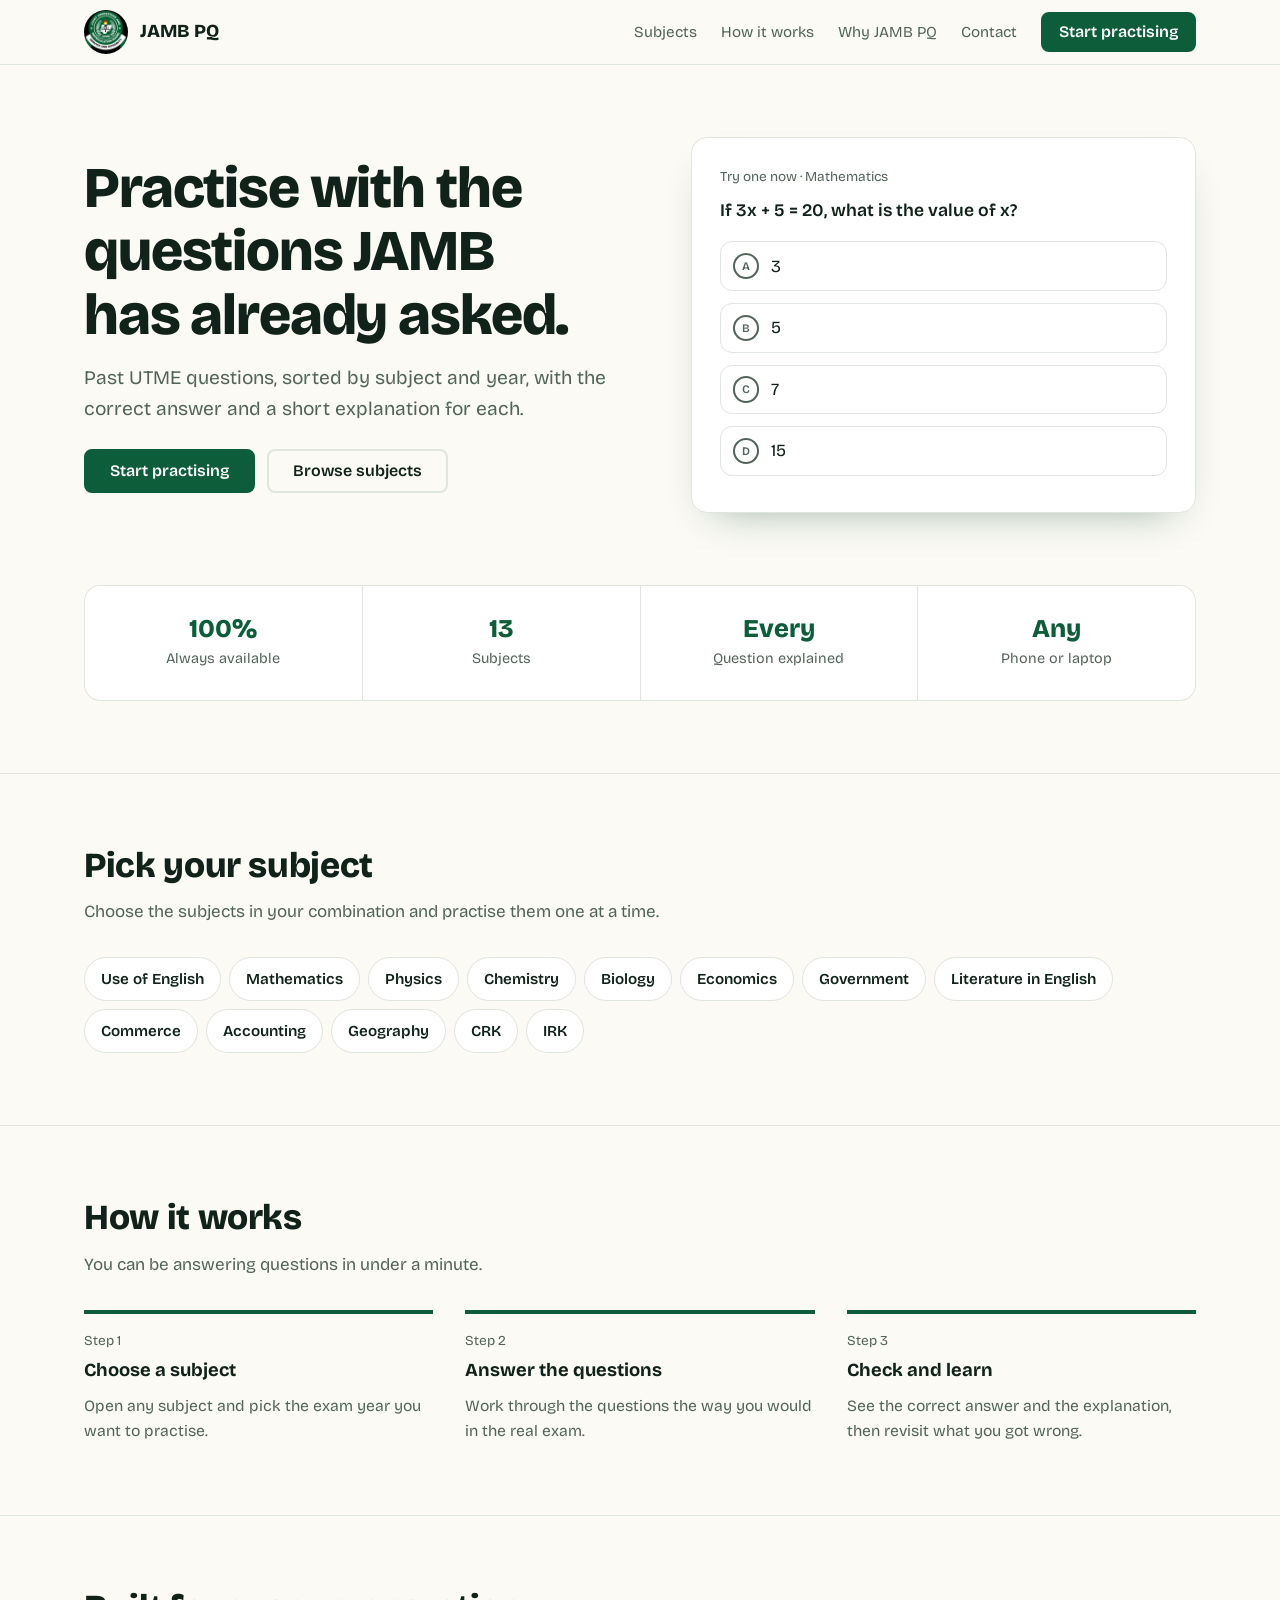
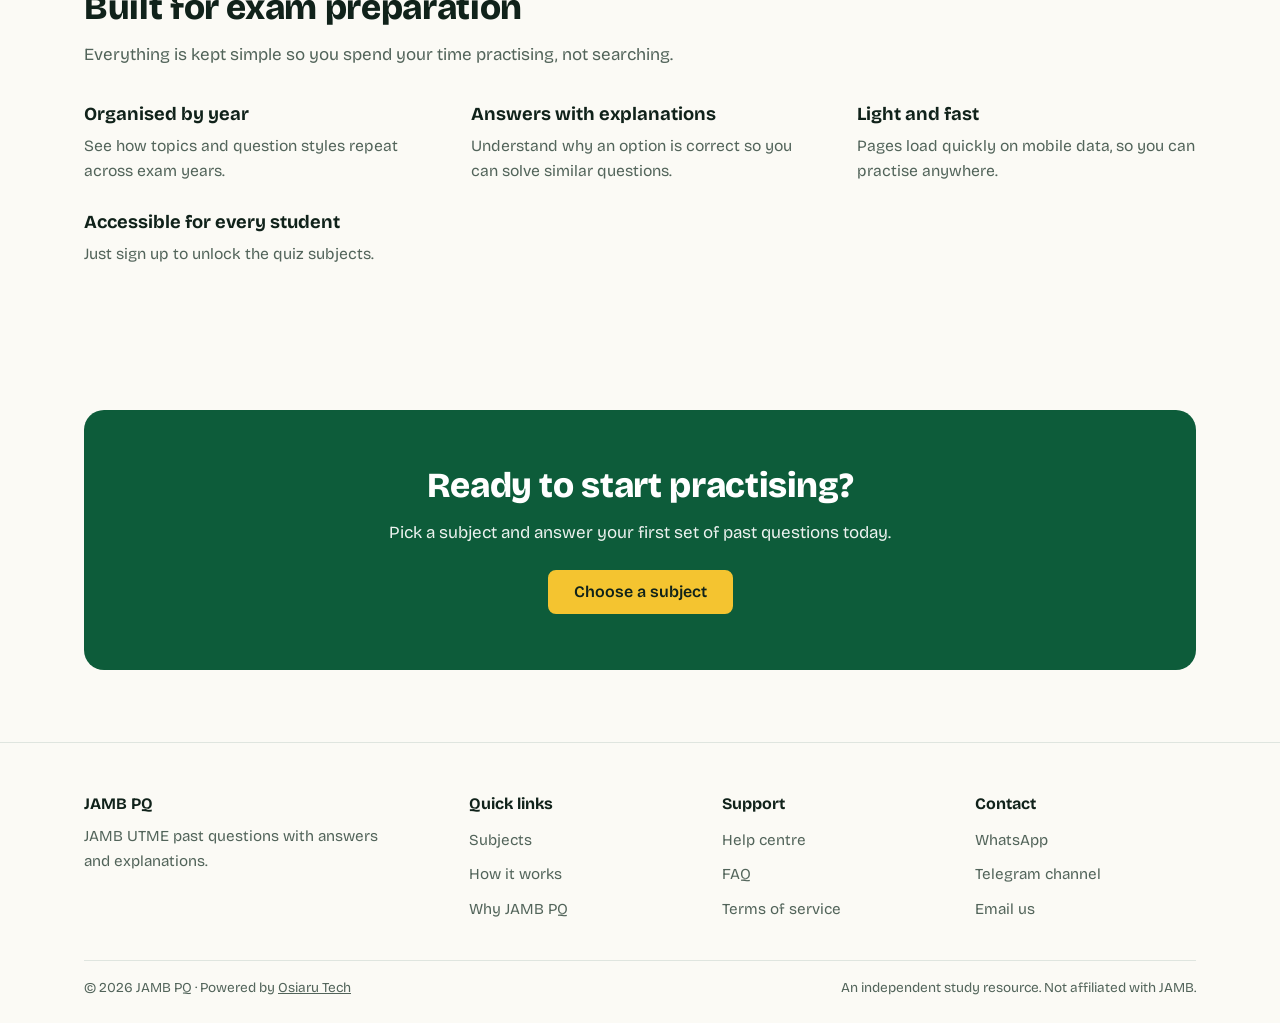
<file: index.html>
<!DOCTYPE html>
<html lang="en">

<head>
  <meta charset="utf-8">
  <meta name="viewport" content="width=device-width, initial-scale=1, viewport-fit=cover">
  <meta http-equiv="X-UA-Compatible" content="IE=edge">
  <script>document.documentElement.className = "js"</script>

  <title>JAMB Past Questions &amp; Answers | JAMB PQ</title>
  <meta name="description"
    content="Practise JAMB UTME past questions by subject and year, with answers and explanations. Works on any phone.">
  <meta name="keywords" content="JAMB past questions, UTME past questions, JAMB practice, JAMB CBT, JAMB questions">
  <meta name="author" content="Osiaru">
  <meta name="robots" content="index, follow">
  <link rel="canonical" href="https://jamb-pq.osiaru.top/">

  <meta property="og:title" content="JAMB Past Questions &amp; Answers | JAMB PQ">
  <meta property="og:description"
    content="Practise JAMB UTME past questions by subject and year, with answers and explanations.">
  <meta property="og:type" content="website">
  <meta property="og:url" content="https://jamb-pq.osiaru.top/">
  <meta property="og:image" content="https://jamb-pq.osiaru.top/img/og.png">
  <meta property="og:site_name" content="JAMB PQ">
  <meta name="twitter:card" content="summary_large_image">
  <meta name="twitter:title" content="JAMB Past Questions &amp; Answers | JAMB PQ">
  <meta name="twitter:description"
    content="Practise JAMB UTME past questions by subject and year, with answers and explanations.">
  <meta name="twitter:image" content="https://jamb-pq.osiaru.top/img/og.png">

  <meta name="theme-color" content="#0d5c3a" media="(prefers-color-scheme: light)">
  <meta name="theme-color" content="#0d1a13" media="(prefers-color-scheme: dark)">
  <meta name="color-scheme" content="light dark">
  <meta name="format-detection" content="telephone=no">
  <meta name="mobile-web-app-capable" content="yes">
  <meta name="apple-mobile-web-app-capable" content="yes">
  <meta name="apple-mobile-web-app-title" content="JAMB PQ">
  <link rel="icon" href="./img/icon.png">
  <link rel="apple-touch-icon" href="./img/icon.png">
  <link rel="manifest" href="./manifest.json">

  <script type="application/ld+json">
{"@context":"https://schema.org","@type":"WebSite","name":"JAMB PQ","url":"https://jamb-pq.osiaru.top/","description":"JAMB UTME past questions with answers and explanations."}
</script>

  <link rel="preconnect" href="https://fonts.googleapis.com">
  <link rel="preconnect" href="https://fonts.gstatic.com" crossorigin>
  <link href="https://fonts.googleapis.com/css2?family=Bricolage+Grotesque:wght@400;600;800&display=swap"
    rel="stylesheet">

  <style>
    /* =========================================================
       DESIGN TOKENS
       Every colour, size, space, radius and shadow lives here.
       (CSS variables can't be used inside @media conditions,
        so the two breakpoints are noted as comments instead:
        --bp-nav: 860px   --bp-sm: 600px)
       ========================================================= */
    :root {
      /* colour */
      --ink: #10221a;
      --muted: #52645a;
      --paper: #fbfaf5;
      --sheet: #ffffff;
      --line: #dfe5df;
      --green: #0d5c3a;
      --green-d: #08402a;
      --pencil: #f4c430;
      --ok: #0d7a44;
      --bad: #b3261e;
      --live: #19b866;

      /* buttons + final banner (kept separate so dark mode keeps white-text contrast) */
      --btn: #0d5c3a;
      --btn-hover: #08402a;
      --on-btn: #ffffff;
      --final-bg: #0d5c3a;
      --on-final: #ffffff;
      --on-pencil: #10221a;
      --pencil-hover: #ffd75a;

      /* tinted states */
      --ok-tint: rgba(13, 122, 68, .1);
      --bad-tint: rgba(179, 38, 30, .08);
      --header-bg: color-mix(in srgb, var(--paper) 94%, transparent);

      /* typography (fluid) */
      --font: "Bricolage Grotesque", system-ui, -apple-system, "Segoe UI", Roboto, sans-serif;
      --fs-base: clamp(1rem, .96rem + .2vw, 1.0625rem);
      --fs-sm: .9rem;
      --fs-xs: .85rem;
      --fs-lead: clamp(1.05rem, 1rem + .3vw, 1.2rem);
      --fs-h1: clamp(2rem, 1.25rem + 3.6vw, 3.6rem);
      --fs-h2: clamp(1.5rem, 1.15rem + 1.8vw, 2.2rem);
      --fs-h3: clamp(1.05rem, 1rem + .25vw, 1.15rem);
      --fs-stat: clamp(1.3rem, 1.1rem + 1vw, 1.6rem);
      --lh-body: 1.6;
      --lh-tight: 1.1;

      /* spacing scale */
      --space-1: .25rem;
      --space-2: .5rem;
      --space-3: .75rem;
      --space-4: 1rem;
      --space-5: 1.5rem;
      --space-6: 2rem;
      --space-7: 3rem;
      --space-8: 4.5rem;
      --section-y: clamp(3rem, 2rem + 4vw, 4.5rem);
      --gutter: clamp(1rem, .6rem + 2vw, 1.5rem);

      /* layout */
      --container: 1080px;
      --header-h: 3.5rem;
      --logo-size: 2.5rem;
      --tap: 2.75rem;
      /* minimum touch target (44px) */
      --measure: 46ch;

      /* shape */
      --radius-sm: .5rem;
      --radius-md: .75rem;
      --radius-lg: 1rem;
      --radius-xl: 1.25rem;
      --radius-pill: 999px;

      /* depth + motion */
      --shadow-card: 0 18px 40px -24px rgba(8, 64, 42, .45);
      --shadow-header: 0 6px 20px -12px rgba(8, 64, 42, .5);
      --shadow-menu: 0 14px 24px -14px rgba(8, 64, 42, .4);
      --shadow-pop: 0 14px 40px -12px rgba(0, 0, 0, .35);
      --ease: .15s ease;
      --ease-slow: .5s ease;
    }

    @media (prefers-color-scheme: dark) {
      :root {
        --ink: #eef3ee;
        --muted: #a3b3a9;
        --paper: #0d1a13;
        --sheet: #14261c;
        --line: #26402f;
        --green: #2fa36b;
        --green-d: #53c78e;
        --btn: #1f8a58;
        --btn-hover: #2fa36b;
        --final-bg: #14573a;
        --ok: #3fbf83;
        --bad: #ff8a80;
        --ok-tint: rgba(63, 191, 131, .14);
        --bad-tint: rgba(255, 138, 128, .12);
        --shadow-card: 0 18px 40px -24px rgba(0, 0, 0, .8);
        --shadow-header: 0 6px 20px -12px rgba(0, 0, 0, .8);
        --shadow-menu: 0 14px 24px -14px rgba(0, 0, 0, .8);
      }
    }

    /* roomier container on big screens */
    @media (min-width: 1200px) {
      :root {
        --container: 1160px;
        --header-h: 4rem;
        --logo-size: 2.75rem;
      }
    }

    @media (min-width: 860px) {
      :root {
        --header-h: 4rem;
        --logo-size: 2.75rem;
      }
    }

    /* =========================================================
       BASE
       ========================================================= */
    *,
    *::before,
    *::after {
      box-sizing: border-box;
    }

    * {
      margin: 0;
    }

    html {
      scroll-behavior: smooth;
      -webkit-text-size-adjust: 100%;
      text-size-adjust: 100%;
      scroll-padding-top: calc(var(--header-h) + env(safe-area-inset-top, 0px) + var(--space-2));
    }

    body {
      font-family: var(--font);
      background: var(--paper);
      color: var(--ink);
      line-height: var(--lh-body);
      font-size: var(--fs-base);
      overflow-x: hidden;
      -webkit-font-smoothing: antialiased;
    }

    img {
      max-width: 100%;
      height: auto;
      display: block;
    }

    a {
      color: inherit;
    }

    p {
      text-wrap: pretty;
    }

    h1,
    h2,
    h3 {
      text-wrap: balance;
    }

    :focus-visible {
      outline: 3px solid var(--pencil);
      outline-offset: 3px;
    }

    .opt,
    .btn,
    .subjects a,
    .menu-btn {
      -webkit-tap-highlight-color: transparent;
      touch-action: manipulation;
    }

    .wrap {
      width: 100%;
      max-width: var(--container);
      margin-inline: auto;
      padding-inline: max(var(--gutter), env(safe-area-inset-left, 0px)) max(var(--gutter), env(safe-area-inset-right, 0px));
    }

    /* =========================================================
       HEADER + NAV  (mobile first)
       ========================================================= */
    header {
      position: sticky;
      top: 0;
      z-index: 20;
      padding-top: env(safe-area-inset-top, 0px);
      border-bottom: 1px solid var(--line);
      background: var(--paper);
      background: var(--header-bg);
      transition: box-shadow var(--ease);
    }

    header.scrolled {
      box-shadow: var(--shadow-header);
      -webkit-backdrop-filter: blur(10px);
      backdrop-filter: blur(10px);
    }

    nav {
      display: flex;
      align-items: center;
      justify-content: space-between;
      height: var(--header-h);
      gap: var(--space-4);
    }

    .logo {
      display: flex;
      align-items: center;
      gap: var(--space-3);
      font-weight: 800;
      font-size: 1.15rem;
      text-decoration: none;
      min-height: var(--tap);
    }

    .logo img {
      width: var(--logo-size);
      height: var(--logo-size);
      border-radius: 50%;
      background: var(--green);
      object-fit: cover;
      flex: none;
    }

    .menu-btn {
      display: inline-flex;
      align-items: center;
      justify-content: center;
      width: var(--tap);
      height: var(--tap);
      background: transparent;
      border: 1px solid var(--line);
      border-radius: var(--radius-md);
      color: var(--ink);
      cursor: pointer;
    }

    .menu-btn svg {
      width: 1.4rem;
      height: 1.4rem;
    }

    .menu-btn path {
      transform-box: fill-box;
      transform-origin: center;
      transition: transform var(--ease), opacity var(--ease);
    }

    .menu-btn[aria-expanded="true"] .l1 {
      transform: translateY(5px) rotate(45deg);
    }

    .menu-btn[aria-expanded="true"] .l2 {
      opacity: 0;
    }

    .menu-btn[aria-expanded="true"] .l3 {
      transform: translateY(-5px) rotate(-45deg);
    }

    /* mobile dropdown panel: spans the full header width */
    nav ul {
      display: none;
      position: absolute;
      top: 100%;
      left: 0;
      right: 0;
      flex-direction: column;
      list-style: none;
      padding: var(--space-2) max(var(--gutter), env(safe-area-inset-right, 0px)) var(--space-4) max(var(--gutter), env(safe-area-inset-left, 0px));
      background: var(--paper);
      border-bottom: 1px solid var(--line);
      box-shadow: var(--shadow-menu);
      max-height: calc(100dvh - var(--header-h) - env(safe-area-inset-top, 0px));
      overflow-y: auto;
    }

    nav ul.open {
      display: flex;
    }

    nav ul a {
      display: flex;
      align-items: center;
      min-height: var(--tap);
      padding: var(--space-2) var(--space-1);
      text-decoration: none;
      color: var(--muted);
      font-size: 1.05rem;
    }

    nav ul li:last-child {
      margin-top: var(--space-2);
    }

    nav ul li:last-child a {
      justify-content: center;
    }

    /* =========================================================
       BUTTONS
       ========================================================= */
    .btn {
      display: inline-flex;
      align-items: center;
      justify-content: center;
      min-height: var(--tap);
      padding: .65rem 1.5rem;
      background: var(--btn);
      color: var(--on-btn);
      font: 600 1rem/1.2 var(--font);
      text-decoration: none;
      text-align: center;
      border: 2px solid var(--btn);
      border-radius: var(--radius-sm);
      cursor: pointer;
      transition: background var(--ease), border-color var(--ease);
    }

    .btn.ghost {
      background: transparent;
      color: var(--ink);
      border-color: var(--line);
    }

    nav ul li:last-child a.btn {
      color: var(--on-btn);
    }

    /* =========================================================
       HERO
       ========================================================= */
    .hero {
      display: grid;
      grid-template-columns: minmax(0, 1fr);
      gap: var(--space-6);
      align-items: center;
      padding-block: var(--space-6) var(--space-7);
    }

    h1 {
      font-size: var(--fs-h1);
      line-height: var(--lh-tight);
      font-weight: 800;
      letter-spacing: -.02em;
    }

    .lead {
      color: var(--muted);
      font-size: var(--fs-lead);
      margin: var(--space-4) 0 var(--space-5);
      max-width: var(--measure);
    }

    .cta {
      display: flex;
      flex-direction: column;
      gap: var(--space-3);
    }

    .sheet {
      width: 100%;
      max-width: 36rem;
      background: var(--sheet);
      border: 1px solid var(--line);
      border-radius: var(--radius-lg);
      padding: var(--space-5) var(--space-4);
      box-shadow: var(--shadow-card);
    }

    .sheet small {
      color: var(--muted);
      font-size: var(--fs-xs);
    }

    .sheet p.q {
      font-weight: 600;
      font-size: 1.1rem;
      margin: var(--space-2) 0 var(--space-4);
    }

    .opt {
      display: flex;
      align-items: center;
      gap: var(--space-3);
      width: 100%;
      min-height: 3.1rem;
      text-align: left;
      font: inherit;
      color: var(--ink);
      background: transparent;
      border: 1px solid var(--line);
      border-radius: var(--radius-md);
      padding: var(--space-2) var(--space-3);
      margin-bottom: var(--space-3);
      cursor: pointer;
      transition: border-color var(--ease), background var(--ease);
    }

    .opt:disabled {
      color: var(--ink);
      /* keep text readable after answering (esp. dark mode) */
      cursor: default;
    }

    .opt .b {
      flex: none;
      width: 1.65rem;
      height: 1.65rem;
      border-radius: 50%;
      border: 2px solid var(--muted);
      display: grid;
      place-items: center;
      font-size: .72rem;
      font-weight: 600;
      color: var(--muted);
    }

    .opt.right {
      border-color: var(--ok);
      background: var(--ok-tint);
    }

    .opt.right .b {
      background: var(--ok);
      border-color: var(--ok);
      color: var(--paper);
    }

    .opt.wrong {
      border-color: var(--bad);
      background: var(--bad-tint);
    }

    .opt.wrong .b {
      background: var(--bad);
      border-color: var(--bad);
      color: var(--paper);
    }

    .expl {
      display: none;
      margin-top: var(--space-2);
      font-size: .95rem;
      color: var(--muted);
      border-left: 4px solid var(--pencil);
      padding-left: var(--space-3);
    }

    .expl.show {
      display: block;
    }

    /* =========================================================
       STATS  (1px-gap trick keeps dividers right at any column count)
       ========================================================= */
    .stats {
      display: grid;
      grid-template-columns: repeat(2, minmax(0, 1fr));
      gap: 1px;
      background: var(--line);
      border: 1px solid var(--line);
      border-radius: var(--radius-lg);
      overflow: hidden;
      margin-bottom: var(--section-y);
    }

    .stats div {
      background: var(--sheet);
      padding: var(--space-5) var(--space-3);
      text-align: center;
    }

    .stats b {
      display: block;
      font-size: var(--fs-stat);
      font-weight: 800;
      color: var(--green);
      line-height: 1.2;
    }

    .stats span {
      font-size: var(--fs-sm);
      color: var(--muted);
    }

    /* =========================================================
       SECTIONS
       ========================================================= */
    section {
      padding-block: var(--section-y);
      border-top: 1px solid var(--line);
    }

    section.start {
      border-top: 0;
      padding-bottom: 0;
    }

    h2 {
      font-size: var(--fs-h2);
      line-height: 1.15;
      font-weight: 800;
      letter-spacing: -.01em;
      margin-bottom: var(--space-3);
    }

    .sub {
      color: var(--muted);
      max-width: 56ch;
      margin-bottom: var(--space-6);
    }

    .subjects {
      display: flex;
      flex-wrap: wrap;
      gap: var(--space-2);
    }

    .subjects a {
      display: inline-flex;
      align-items: center;
      min-height: var(--tap);
      padding: var(--space-2) var(--space-4);
      text-decoration: none;
      font-weight: 600;
      font-size: .95rem;
      background: var(--sheet);
      border: 1px solid var(--line);
      border-radius: var(--radius-pill);
      transition: border-color var(--ease), color var(--ease);
    }

    .subjects .loading {
      color: var(--muted);
      font-weight: 400;
    }

    /* steps + features reflow by available width, no breakpoints needed */
    .steps {
      display: grid;
      grid-template-columns: repeat(auto-fit, minmax(min(100%, 15rem), 1fr));
      gap: var(--space-5) var(--space-6);
      list-style: none;
      padding: 0;
      counter-reset: s;
    }

    .steps li {
      counter-increment: s;
      padding-top: var(--space-4);
      border-top: 4px solid var(--green);
    }

    .steps li::before {
      content: "Step " counter(s);
      display: block;
      font-size: var(--fs-xs);
      color: var(--muted);
      margin-bottom: var(--space-1);
    }

    .steps h3 {
      font-size: var(--fs-h3);
      margin-bottom: var(--space-2);
    }

    .steps p {
      color: var(--muted);
      font-size: .98rem;
    }

    .feat {
      display: grid;
      grid-template-columns: repeat(auto-fit, minmax(min(100%, 19rem), 1fr));
      gap: var(--space-5) var(--space-7);
    }

    .feat h3 {
      font-size: var(--fs-h3);
      margin-bottom: var(--space-1);
    }

    .feat p {
      color: var(--muted);
      font-size: .98rem;
    }

    .final {
      background: var(--final-bg);
      color: var(--on-final);
      border-radius: var(--radius-xl);
      padding: clamp(2.5rem, 2rem + 3vw, 3.5rem) var(--space-5);
      text-align: center;
      margin-bottom: var(--section-y);
    }

    .final h2 {
      color: var(--on-final);
    }

    .final p {
      opacity: .92;
      margin: 0 auto var(--space-5);
      max-width: 48ch;
    }

    .final .btn {
      width: 100%;
      background: var(--pencil);
      border-color: var(--pencil);
      color: var(--on-pencil);
    }

    /* =========================================================
       FOOTER
       ========================================================= */
    footer {
      border-top: 1px solid var(--line);
      padding: var(--space-7) 0 calc(var(--space-5) + env(safe-area-inset-bottom, 0px));
      color: var(--muted);
      font-size: .95rem;
    }

    .fcols {
      display: grid;
      grid-template-columns: minmax(0, 1fr);
      gap: var(--space-5);
    }

    .fcols h3 {
      color: var(--ink);
      font-size: 1rem;
      margin-bottom: var(--space-2);
    }

    .fcols ul {
      list-style: none;
      padding: 0;
    }

    .fcols li {
      margin-bottom: var(--space-1);
    }

    .fcols a {
      display: inline-block;
      padding-block: .2rem;
      text-decoration: none;
    }

    .fbrand p {
      max-width: 34ch;
      margin-top: var(--space-2);
    }

    .fbottom {
      display: flex;
      flex-direction: column;
      gap: var(--space-2);
      margin-top: var(--space-6);
      padding-top: var(--space-4);
      border-top: 1px solid var(--line);
      font-size: var(--fs-xs);
    }

    /* =========================================================
       INSTALL BANNER
       ========================================================= */
    .install {
      position: fixed;
      left: max(var(--space-3), env(safe-area-inset-left, 0px));
      right: max(var(--space-3), env(safe-area-inset-right, 0px));
      bottom: calc(var(--space-3) + env(safe-area-inset-bottom, 0px));
      max-width: 27.5rem;
      margin-inline: auto;
      z-index: 30;
      display: none;
      align-items: center;
      gap: var(--space-3);
      padding: var(--space-3) var(--space-3) var(--space-3) var(--space-4);
      background: var(--sheet);
      border: 1px solid var(--line);
      border-radius: var(--radius-lg);
      box-shadow: var(--shadow-pop);
    }

    .install.show {
      display: flex;
    }

    .install p {
      flex: 1;
      font-size: .92rem;
      line-height: 1.35;
    }

    .install .btn {
      min-height: 2.5rem;
      padding: var(--space-2) var(--space-4);
      font-size: .92rem;
    }

    .install button.x {
      flex: none;
      width: var(--tap);
      height: var(--tap);
      background: transparent;
      border: 0;
      color: var(--muted);
      font-size: 1.1rem;
      cursor: pointer;
    }

    /* =========================================================
       SCROLL REVEAL (only when JS is on)
       ========================================================= */
    .js .fade-in {
      opacity: 0;
      transform: translateY(14px);
      transition: opacity var(--ease-slow), transform var(--ease-slow);
    }

    .js .fade-in.in {
      opacity: 1;
      transform: none;
    }

    /* =========================================================
       HOVER (only on devices that can hover, so touch never "sticks")
       ========================================================= */
    @media (hover: hover) {
      .btn:hover {
        background: var(--btn-hover);
        border-color: var(--btn-hover);
      }

      .btn.ghost:hover {
        background: transparent;
        border-color: var(--ink);
      }

      .final .btn:hover {
        background: var(--pencil-hover);
        border-color: var(--pencil-hover);
      }

      .opt:hover:not(:disabled) {
        border-color: var(--green);
      }

      .subjects a:hover {
        border-color: var(--green);
        color: var(--green);
      }

      nav ul a:hover {
        color: var(--ink);
      }

      .fcols a:hover {
        color: var(--green);
        text-decoration: underline;
      }
    }

    /* =========================================================
       ≥ 600px  (large phones, small tablets)
       ========================================================= */
    @media (min-width: 600px) {
      .cta {
        flex-direction: row;
        flex-wrap: wrap;
      }

      .sheet {
        padding: var(--space-5);
      }

      .stats {
        grid-template-columns: repeat(4, minmax(0, 1fr));
      }

      .stats div {
        padding-block: calc(var(--space-5) + var(--space-1));
      }

      .final .btn {
        width: auto;
      }

      .fcols {
        grid-template-columns: repeat(3, minmax(0, 1fr));
      }

      .fbrand {
        grid-column: 1 / -1;
      }

      .fbottom {
        flex-direction: row;
        flex-wrap: wrap;
        justify-content: space-between;
      }
    }

    /* =========================================================
       ≥ 860px  (tablets landscape, laptops, desktops)
       ========================================================= */
    @media (min-width: 860px) {
      .menu-btn {
        display: none;
      }

      nav ul {
        display: flex;
        position: static;
        flex-direction: row;
        align-items: center;
        gap: var(--space-5);
        padding: 0;
        background: transparent;
        border: 0;
        box-shadow: none;
        max-height: none;
        overflow: visible;
      }

      nav ul a {
        min-height: 0;
        padding: 0;
        font-size: .95rem;
      }

      nav ul li:last-child {
        margin-top: 0;
      }

      nav ul li:last-child a.btn {
        min-height: 2.5rem;
        padding: var(--space-2) var(--space-4);
      }

      .hero {
        grid-template-columns: 1.05fr .95fr;
        gap: var(--space-7);
        padding-block: var(--space-8);
      }

      .sheet {
        max-width: none;
        padding: var(--space-5) calc(var(--space-5) + var(--space-1));
      }

      .fcols {
        grid-template-columns: 1.6fr 1fr 1fr 1fr;
        gap: var(--space-6);
      }

      .fbrand {
        grid-column: auto;
      }
    }

    /* short landscape phones: keep the sticky header from eating the screen */
    @media (max-height: 480px) and (orientation: landscape) {
      :root {
        --header-h: 3rem;
        --logo-size: 2rem;
      }

      .hero {
        padding-block: var(--space-5);
      }
    }

    @media (prefers-reduced-motion: reduce) {
      html {
        scroll-behavior: auto;
      }

      * {
        transition: none !important;
        animation: none !important;
      }

      .js .fade-in {
        opacity: 1;
        transform: none;
      }
    }
  </style>
</head>

<body>
  <header id="mainHeader">
    <div class="wrap">
      <nav aria-label="Main">
        <a class="logo" href="/"><img src="./img/icon-192.png" width="44" height="44" alt=""> JAMB PQ</a>
        <button class="menu-btn" id="menuBtn" aria-label="Open menu" aria-expanded="false" aria-controls="navList">
          <svg viewBox="0 0 24 24" fill="none" stroke="currentColor" stroke-width="2.2" stroke-linecap="round"
            aria-hidden="true">
            <path class="l1" d="M4 7h16" />
            <path class="l2" d="M4 12h16" />
            <path class="l3" d="M4 17h16" />
          </svg>
        </button>
        <ul id="navList">
          <li><a href="#subjects">Subjects</a></li>
          <li><a href="#how">How it works</a></li>
          <li><a href="#why">Why JAMB PQ</a></li>
          <li><a href="#contact">Contact</a></li>
          <li><a class="btn" href="/auth/sign-in">Start practising</a></li>
        </ul>
      </nav>
    </div>
  </header>

  <main>
    <div class="wrap hero">
      <div>
        <h1>Practise with the questions JAMB has already asked.</h1>
        <p class="lead">Past UTME questions, sorted by subject and year, with the correct answer and a short explanation
          for each.</p>
        <div class="cta">
          <a class="btn" href="/auth/sign-in">Start practising</a>
          <a class="btn ghost" href="#subjects">Browse subjects</a>
        </div>
      </div>

      <div class="sheet" aria-label="Sample question">
        <small>Try one now &middot; Mathematics</small>
        <p class="q" id="qtext">If 3x + 5 = 20, what is the value of x?</p>
        <div id="opts" role="group" aria-labelledby="qtext">
          <button class="opt" data-k="A"><span class="b">A</span>3</button>
          <button class="opt" data-k="B"><span class="b">B</span>5</button>
          <button class="opt" data-k="C"><span class="b">C</span>7</button>
          <button class="opt" data-k="D"><span class="b">D</span>15</button>
        </div>
        <p class="expl" id="expl" aria-live="polite">Subtract 5 from both sides to get 3x = 15, then divide by 3. The
          answer is B, x = 5.</p>
      </div>
    </div>

    <div class="wrap">
      <div class="stats">
        <div class="fade-in"><b>100%</b><span>Always available</span></div>
        <div class="fade-in"><b>13</b><span>Subjects</span></div>
        <div class="fade-in"><b>Every</b><span>Question explained</span></div>
        <div class="fade-in"><b>Any</b><span>Phone or laptop</span></div>
      </div>
    </div>

    <section id="subjects">
      <div class="wrap">
        <h2 class="fade-in">Pick your subject</h2>
        <p class="sub fade-in">Choose the subjects in your combination and practise them one at a time.</p>
        <div class="subjects" id="subjectList"><span class="loading">Loading subjects…</span></div>
      </div>
    </section>

    <section id="how">
      <div class="wrap">
        <h2 class="fade-in">How it works</h2>
        <p class="sub fade-in">You can be answering questions in under a minute.</p>
        <ol class="steps">
          <li class="fade-in">
            <h3>Choose a subject</h3>
            <p>Open any subject and pick the exam year you want to practise.</p>
          </li>
          <li class="fade-in">
            <h3>Answer the questions</h3>
            <p>Work through the questions the way you would in the real exam.</p>
          </li>
          <li class="fade-in">
            <h3>Check and learn</h3>
            <p>See the correct answer and the explanation, then revisit what you got wrong.</p>
          </li>
        </ol>
      </div>
    </section>

    <section id="why">
      <div class="wrap">
        <h2 class="fade-in">Built for exam preparation</h2>
        <p class="sub fade-in">Everything is kept simple so you spend your time practising, not searching.</p>
        <div class="feat">
          <div class="fade-in">
            <h3>Organised by year</h3>
            <p>See how topics and question styles repeat across exam years.</p>
          </div>
          <div class="fade-in">
            <h3>Answers with explanations</h3>
            <p>Understand why an option is correct so you can solve similar questions.</p>
          </div>
          <div class="fade-in">
            <h3>Light and fast</h3>
            <p>Pages load quickly on mobile data, so you can practise anywhere.</p>
          </div>
          <div class="fade-in">
            <h3>Accessible for every student</h3>
            <p>Just sign up to unlock the quiz subjects.</p>
          </div>
        </div>
      </div>
    </section>

    <section id="start" class="start">
      <div class="wrap">
        <div class="final fade-in">
          <h2>Ready to start practising?</h2>
          <p>Pick a subject and answer your first set of past questions today.</p>
          <a class="btn" href="/auth/sign-in">Choose a subject</a>
        </div>
      </div>
    </section>
  </main>

  <footer>
    <div class="wrap">
      <div class="fcols">
        <div class="fbrand">
          <h3>JAMB PQ</h3>
          <p>JAMB UTME past questions with answers and explanations.</p>
        </div>
        <div>
          <h3>Quick links</h3>
          <ul>
            <li><a href="#subjects">Subjects</a></li>
            <li><a href="#how">How it works</a></li>
            <li><a href="#why">Why JAMB PQ</a></li>
          </ul>
        </div>
        <div>
          <h3>Support</h3>
          <ul>
            <li><a href="#">Help centre</a></li>
            <li><a href="#">FAQ</a></li>
            <li><a href="#">Terms of service</a></li>
          </ul>
        </div>
        <div id="contact">
          <h3>Contact</h3>
          <ul>
            <li><a href="#">WhatsApp</a></li>
            <li><a href="#">Telegram channel</a></li>
            <li><a href="#">Email us</a></li>
          </ul>
        </div>
      </div>
      <div class="fbottom">
        <span>&copy; <span id="yr">2026</span> JAMB PQ &middot; Powered by <a href="https://osiaru.top/">Osiaru
            Tech</a></span>
        <span>An independent study resource. Not affiliated with JAMB.</span>
      </div>
    </div>
  </footer>

  <div class="install" id="installPrompt" role="dialog" aria-label="Install JAMB PQ">
    <p>Install JAMB PQ on your phone for quick access.</p>
    <button class="btn" id="installBtn">Install</button>
    <button class="x" id="installDismiss" aria-label="Dismiss">&#10005;</button>
  </div>

  <script>
      (function () {
        /* ---------- config ---------- */
        var API_URL = "";      // e.g. "https://api.example.com" – expects GET /subjects -> {data:[{name}]}
        var APP_URL = "";      // practice app URL, e.g. "/app/". Empty keeps links on this page.
        var FALLBACK = ["Use of English", "Mathematics", "Physics", "Chemistry", "Biology", "Economics", "Government", "Literature in English", "Commerce", "Accounting", "Geography", "CRK", "IRK"];

        document.getElementById('yr').textContent = new Date().getFullYear();

        /* ---------- sample question ---------- */
        var opts = document.querySelectorAll('#opts .opt'), expl = document.getElementById('expl'), done = false;
        opts.forEach(function (o) {
          o.addEventListener('click', function () {
            if (done) return; done = true;
            opts.forEach(function (x) { x.disabled = true; if (x.dataset.k === 'B') x.classList.add('right'); });
            if (o.dataset.k !== 'B') o.classList.add('wrong');
            expl.classList.add('show');
          });
        });

        /* ---------- subjects: API with 100-minute localStorage cache, static fallback ---------- */
        var box = document.getElementById('subjectList');
        function render(list) {
          box.innerHTML = "";
          list.forEach(function (name) {
            var a = document.createElement('a');
            a.textContent = name;
            a.href = APP_URL ? APP_URL + "?subject=" + encodeURIComponent(name) : "#start";
            box.appendChild(a);
          });
        }
        function load() {
          if (!API_URL) { render(FALLBACK); return; }
          var cached = null;
          try { cached = JSON.parse(localStorage.getItem("jambSubjects")); } catch (e) { }
          if (cached && cached.expires > Date.now()) { render(cached.data); return; }
          fetch(API_URL + "/subjects").then(function (r) {
            if (!r.ok) throw new Error(r.status);
            return r.json();
          }).then(function (j) {
            var list = j.data.map(function (s) { return String(s.name).split("_").join(" "); });
            try { localStorage.setItem("jambSubjects", JSON.stringify({ expires: Date.now() + 100 * 60 * 1000, data: list })); } catch (e) { }
            render(list);
          }).catch(function () { render(FALLBACK); });
        }
        load();

        /* ---------- mobile menu ---------- */
        var btn = document.getElementById('menuBtn'), list = document.getElementById('navList');
        function setMenu(open) {
          list.classList.toggle('open', open);
          btn.setAttribute('aria-expanded', open);
          btn.setAttribute('aria-label', open ? 'Close menu' : 'Open menu');
        }
        btn.addEventListener('click', function (e) { e.stopPropagation(); setMenu(!list.classList.contains('open')); });
        list.addEventListener('click', function (e) { if (e.target.closest('a')) setMenu(false); });
        document.addEventListener('click', function (e) { if (!list.contains(e.target)) setMenu(false); });
        document.addEventListener('keydown', function (e) { if (e.key === 'Escape') setMenu(false); });
        /* reset the menu state when rotating / resizing up to the desktop layout */
        if (window.matchMedia) {
          var mq = window.matchMedia('(min-width: 860px)');
          var onChange = function (e) { if (e.matches) setMenu(false); };
          if (mq.addEventListener) mq.addEventListener('change', onChange); else if (mq.addListener) mq.addListener(onChange);
        }

        /* ---------- header lifts on scroll ---------- */
        var header = document.getElementById('mainHeader');
        window.addEventListener('scroll', function () {
          header.classList.toggle('scrolled', window.scrollY > 50);
        }, { passive: true });

        /* ---------- fade in on scroll ---------- */
        var items = document.querySelectorAll('.fade-in');
        if ('IntersectionObserver' in window) {
          var io = new IntersectionObserver(function (entries) {
            entries.forEach(function (en) {
              if (en.isIntersecting) { en.target.classList.add('in'); io.unobserve(en.target); }
            });
          }, { threshold: 0.1 });
          items.forEach(function (el, i) { el.style.transitionDelay = (i % 4) * 70 + 'ms'; io.observe(el); });
        } else {
          items.forEach(function (el) { el.classList.add('in'); });
        }

        /* ---------- install prompt (shows only when the browser allows it) ---------- */
        var deferred = null, banner = document.getElementById('installPrompt');
        window.addEventListener('beforeinstallprompt', function (e) {
          e.preventDefault(); deferred = e;
          var dismissed = false;
          try { dismissed = sessionStorage.getItem('installDismissed'); } catch (err) { }
          if (!dismissed) banner.classList.add('show');
        });
        document.getElementById('installBtn').addEventListener('click', function () {
          if (!deferred) return;
          deferred.prompt();
          deferred.userChoice.finally(function () { deferred = null; banner.classList.remove('show'); });
        });
        document.getElementById('installDismiss').addEventListener('click', function () {
          banner.classList.remove('show');
          try { sessionStorage.setItem('installDismissed', '1'); } catch (err) { }
        });
      })();
  </script>
</body>

</html>
</file>
